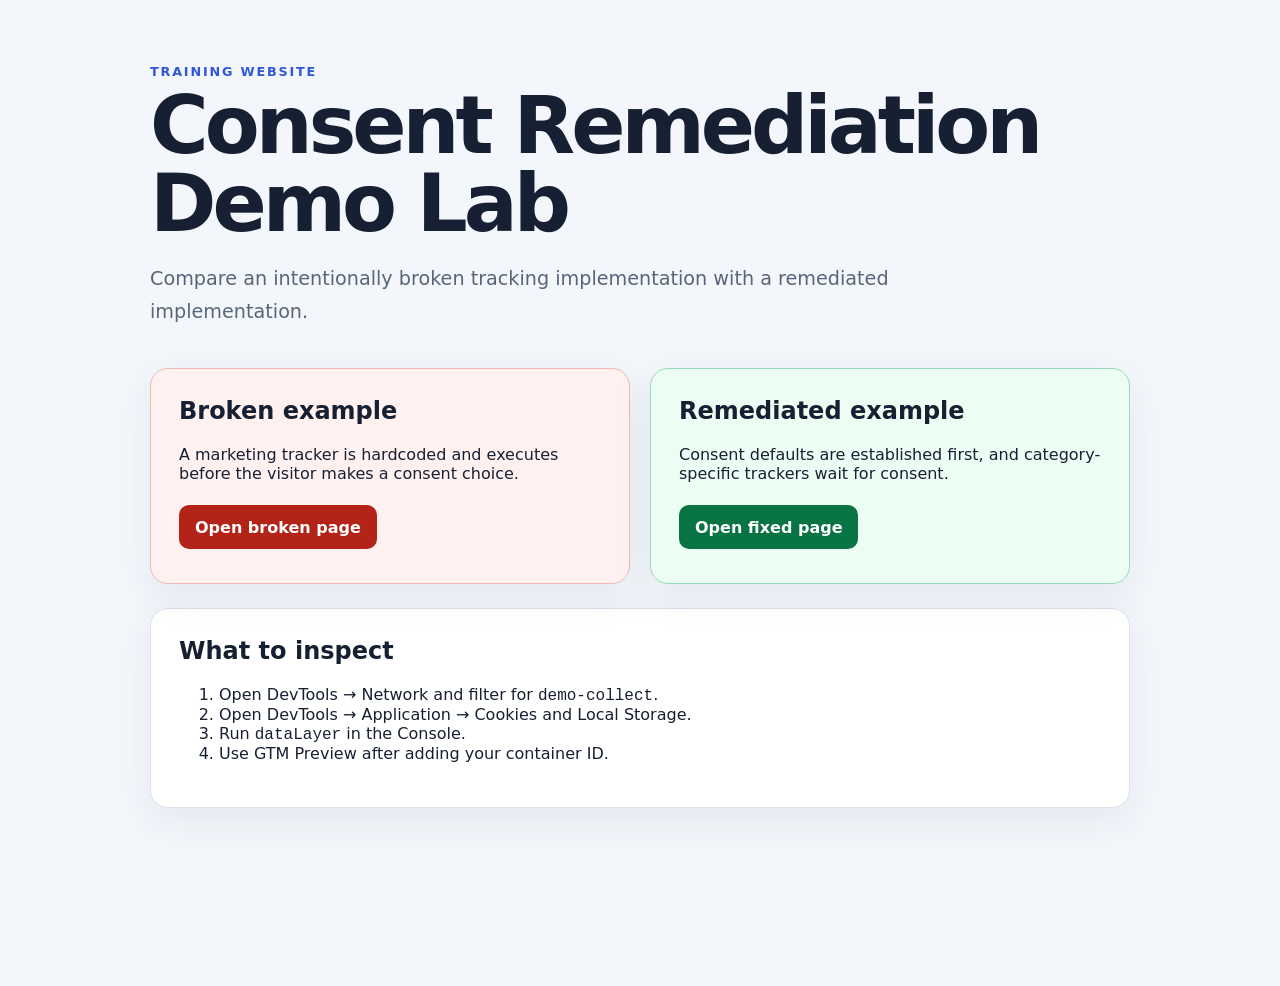
<file: index.html>
<!doctype html>
<html lang="en">
<head>
  <meta charset="utf-8">

  <script src="https://cmp.osano.com/sLztSpb5w7/efee6feb-ef6c-467f-8895-fdecfedaaa5e/osano.js"></script>

  
  <meta name="viewport" content="width=device-width, initial-scale=1">
  <title>Consent Remediation Demo Lab</title>
  <link rel="stylesheet" href="assets/styles.css">
</head>
<body>
  <main class="container">
    <p class="eyebrow">Training website</p>
    <h1>Consent Remediation Demo Lab</h1>
    <p class="lead">
      Compare an intentionally broken tracking implementation with a remediated implementation.
    </p>

    <section class="cards">
      <article class="card danger">
        <h2>Broken example</h2>
        <p>A marketing tracker is hardcoded and executes before the visitor makes a consent choice.</p>
        <a class="button danger-button" href="broken.html">Open broken page</a>
      </article>

      <article class="card success">
        <h2>Remediated example</h2>
        <p>Consent defaults are established first, and category-specific trackers wait for consent.</p>
        <a class="button success-button" href="fixed.html">Open fixed page</a>
      </article>
    </section>

    <section class="panel">
      <h2>What to inspect</h2>
      <ol>
        <li>Open DevTools → Network and filter for <code>demo-collect</code>.</li>
        <li>Open DevTools → Application → Cookies and Local Storage.</li>
        <li>Run <code>dataLayer</code> in the Console.</li>
        <li>Use GTM Preview after adding your container ID.</li>
      </ol>
    </section>
  </main>
</body>
</html>
</file>
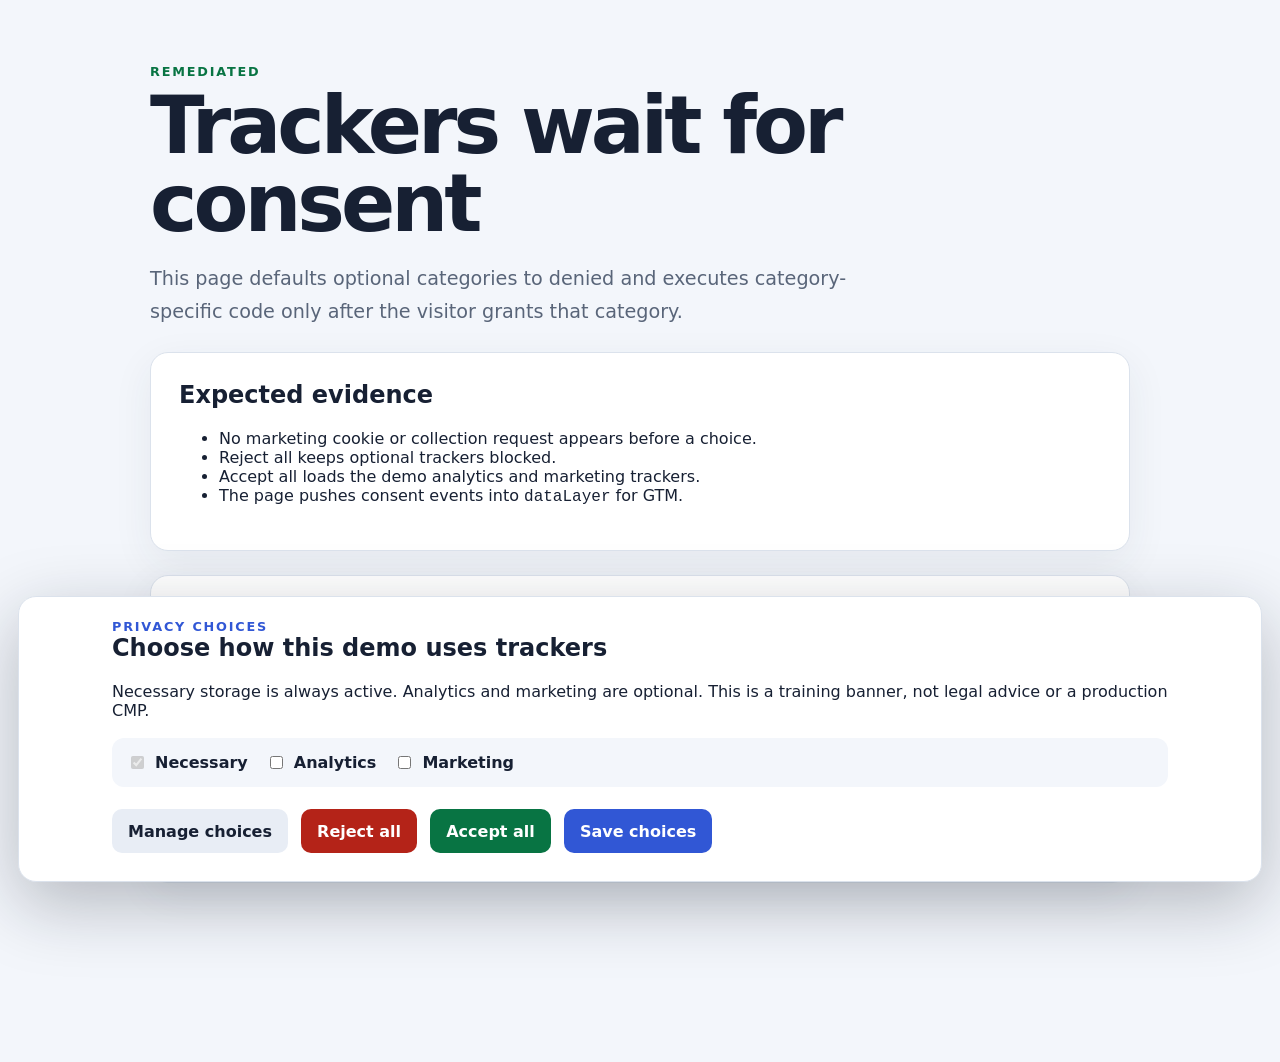
<file: fixed.html>
<!doctype html>
<html lang="en">
<head>
  <meta charset="utf-8">

  <script src="https://cmp.osano.com/sLztSpb5w7/efee6feb-ef6c-467f-8895-fdecfedaaa5e/osano.js"></script>
  
  <meta name="viewport" content="width=device-width, initial-scale=1">
  <title>Remediated Consent Demo</title>
  <link rel="stylesheet" href="assets/styles.css">

  <!-- Establish dataLayer and denied defaults before GTM or optional trackers. -->
  <script src="assets/consent-defaults.js"></script>

  <!-- The tracker library defines a demo function, but it does not execute yet. -->
  <script src="assets/demo-tracker.js"></script>

  <!-- GTM loads after consent defaults have been established. -->
  <script src="assets/gtm-loader.js"></script>
</head>
<body data-page-mode="fixed">
  <main class="container">
    <p class="eyebrow success-text">Remediated</p>
    <h1>Trackers wait for consent</h1>
    <p class="lead">
      This page defaults optional categories to denied and executes category-specific code only
      after the visitor grants that category.
    </p>

    <section class="panel">
      <h2>Expected evidence</h2>
      <ul>
        <li>No marketing cookie or collection request appears before a choice.</li>
        <li>Reject all keeps optional trackers blocked.</li>
        <li>Accept all loads the demo analytics and marketing trackers.</li>
        <li>The page pushes consent events into <code>dataLayer</code> for GTM.</li>
      </ul>
    </section>

    <section class="panel">
      <h2>Live event log</h2>
      <pre id="event-log">Waiting for events…</pre>
      <button class="button secondary" id="reset-demo">Reset consent and storage</button>
      <button class="button secondary" id="open-preferences">Open preferences</button>
      <a class="button danger-button" href="broken.html">View broken page</a>
    </section>
  </main>

  <script src="assets/consent-banner.js"></script>
  <script src="assets/page-tools.js"></script>
</body>
</html>
</file>
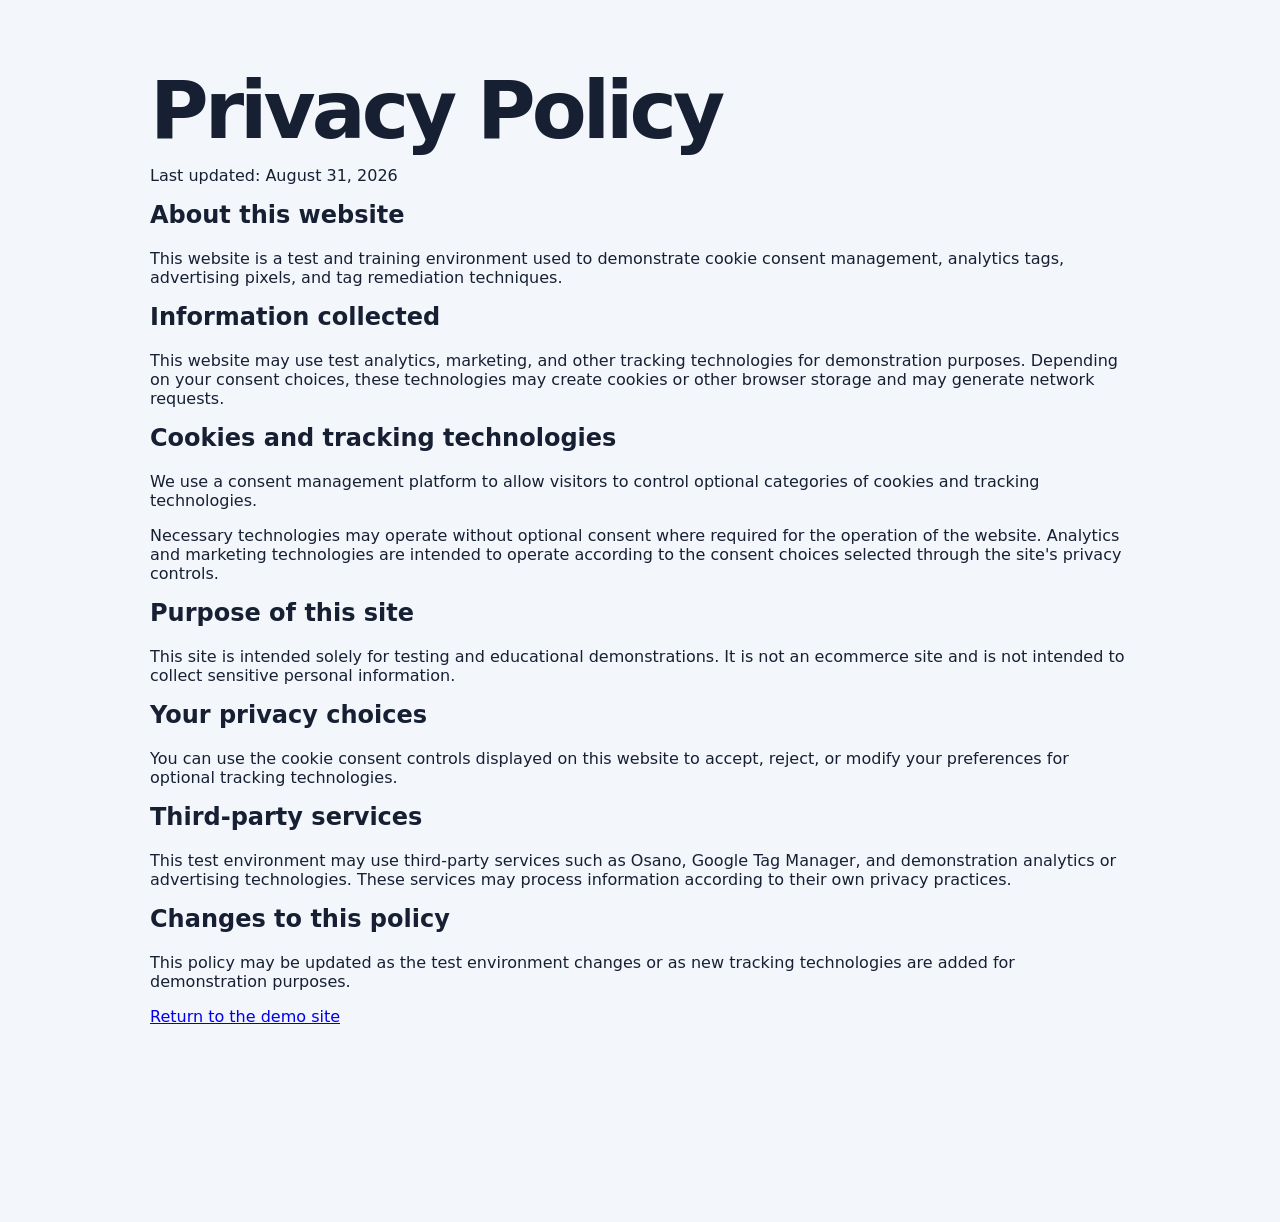
<file: privacy.html>
<!doctype html>
<html lang="en">
<head>
  <meta charset="utf-8">

  <script src="https://cmp.osano.com/sLztSpb5w7/efee6feb-ef6c-467f-8895-fdecfedaaa5e/osano.js"></script>
  
  <meta name="viewport" content="width=device-width, initial-scale=1">
  <title>Privacy Policy | Consent Demo Lab</title>
  <link rel="stylesheet" href="assets/styles.css">
</head>

<body>
  <main class="container">
    <h1>Privacy Policy</h1>

    <p>Last updated: August 31, 2026</p>

    <h2>About this website</h2>
    <p>
      This website is a test and training environment used to demonstrate
      cookie consent management, analytics tags, advertising pixels, and
      tag remediation techniques.
    </p>

    <h2>Information collected</h2>
    <p>
      This website may use test analytics, marketing, and other tracking
      technologies for demonstration purposes. Depending on your consent
      choices, these technologies may create cookies or other browser
      storage and may generate network requests.
    </p>

    <h2>Cookies and tracking technologies</h2>
    <p>
      We use a consent management platform to allow visitors to control
      optional categories of cookies and tracking technologies.
    </p>

    <p>
      Necessary technologies may operate without optional consent where
      required for the operation of the website. Analytics and marketing
      technologies are intended to operate according to the consent choices
      selected through the site's privacy controls.
    </p>

    <h2>Purpose of this site</h2>
    <p>
      This site is intended solely for testing and educational demonstrations.
      It is not an ecommerce site and is not intended to collect sensitive
      personal information.
    </p>

    <h2>Your privacy choices</h2>
    <p>
      You can use the cookie consent controls displayed on this website to
      accept, reject, or modify your preferences for optional tracking
      technologies.
    </p>

    <h2>Third-party services</h2>
    <p>
      This test environment may use third-party services such as Osano,
      Google Tag Manager, and demonstration analytics or advertising
      technologies. These services may process information according to
      their own privacy practices.
    </p>

    <h2>Changes to this policy</h2>
    <p>
      This policy may be updated as the test environment changes or as new
      tracking technologies are added for demonstration purposes.
    </p>

    <p>
      <a href="index.html">Return to the demo site</a>
    </p>
  </main>
</body>
</html>
</file>
<file: assets/styles.css>
* { box-sizing: border-box; }

:root {
  color-scheme: light;
  --ink: #172033;
  --muted: #596579;
  --surface: #ffffff;
  --canvas: #f3f6fb;
  --line: #dbe2ec;
  --primary: #3157d5;
  --danger: #b42318;
  --danger-bg: #fff1f0;
  --success: #087443;
  --success-bg: #ecfdf3;
}

body {
  margin: 0;
  min-height: 100vh;
  font-family: Inter, ui-sans-serif, system-ui, -apple-system, BlinkMacSystemFont,
    "Segoe UI", sans-serif;
  color: var(--ink);
  background: var(--canvas);
}

.container {
  width: min(980px, calc(100% - 32px));
  margin: 0 auto;
  padding: 64px 0 180px;
}

h1 {
  margin: 8px 0 16px;
  font-size: clamp(2.4rem, 7vw, 5rem);
  line-height: 0.98;
  letter-spacing: -0.05em;
}

h2 { margin-top: 0; }

.lead {
  max-width: 760px;
  color: var(--muted);
  font-size: 1.2rem;
  line-height: 1.7;
}

.eyebrow {
  margin: 0;
  color: var(--primary);
  font-size: 0.8rem;
  font-weight: 800;
  letter-spacing: 0.14em;
  text-transform: uppercase;
}

.cards {
  display: grid;
  grid-template-columns: repeat(2, minmax(0, 1fr));
  gap: 20px;
  margin: 40px 0 24px;
}

.card, .panel {
  padding: 28px;
  border: 1px solid var(--line);
  border-radius: 18px;
  background: var(--surface);
  box-shadow: 0 12px 40px rgba(38, 50, 77, 0.07);
}

.panel { margin-top: 24px; }

.card.danger { border-color: #f0b8b2; background: var(--danger-bg); }
.card.success { border-color: #99d9b8; background: var(--success-bg); }

.button {
  display: inline-flex;
  align-items: center;
  justify-content: center;
  min-height: 44px;
  margin: 6px 8px 6px 0;
  padding: 10px 16px;
  border: 0;
  border-radius: 10px;
  color: #fff;
  background: var(--primary);
  font: inherit;
  font-weight: 750;
  text-decoration: none;
  cursor: pointer;
}

.secondary { color: var(--ink); background: #e8edf5; }
.danger-button { background: var(--danger); }
.success-button { background: var(--success); }
.primary { background: var(--primary); }

.danger-text { color: var(--danger); }
.success-text { color: var(--success); }

code, pre {
  font-family: ui-monospace, SFMono-Regular, Menlo, Monaco, Consolas, monospace;
}

pre {
  min-height: 130px;
  max-height: 360px;
  overflow: auto;
  padding: 18px;
  border-radius: 12px;
  color: #d7e2ff;
  background: #111827;
  white-space: pre-wrap;
}

.consent-banner {
  position: fixed;
  z-index: 999999;
  right: 18px;
  bottom: 18px;
  left: 18px;
  border: 1px solid var(--line);
  border-radius: 18px;
  background: #fff;
  box-shadow: 0 22px 70px rgba(17, 24, 39, 0.28);
}

.consent-inner {
  width: min(1100px, 100%);
  margin: 0 auto;
  padding: 22px;
}

.consent-actions { margin-top: 16px; }

.preference-grid {
  display: flex;
  flex-wrap: wrap;
  gap: 18px;
  margin-top: 18px;
  padding: 15px;
  border-radius: 12px;
  background: #f3f6fb;
}

.preference-grid label {
  display: flex;
  align-items: center;
  gap: 8px;
  font-weight: 700;
}

@media (max-width: 720px) {
  .cards { grid-template-columns: 1fr; }
  .container { padding-top: 36px; }
}
</file>
